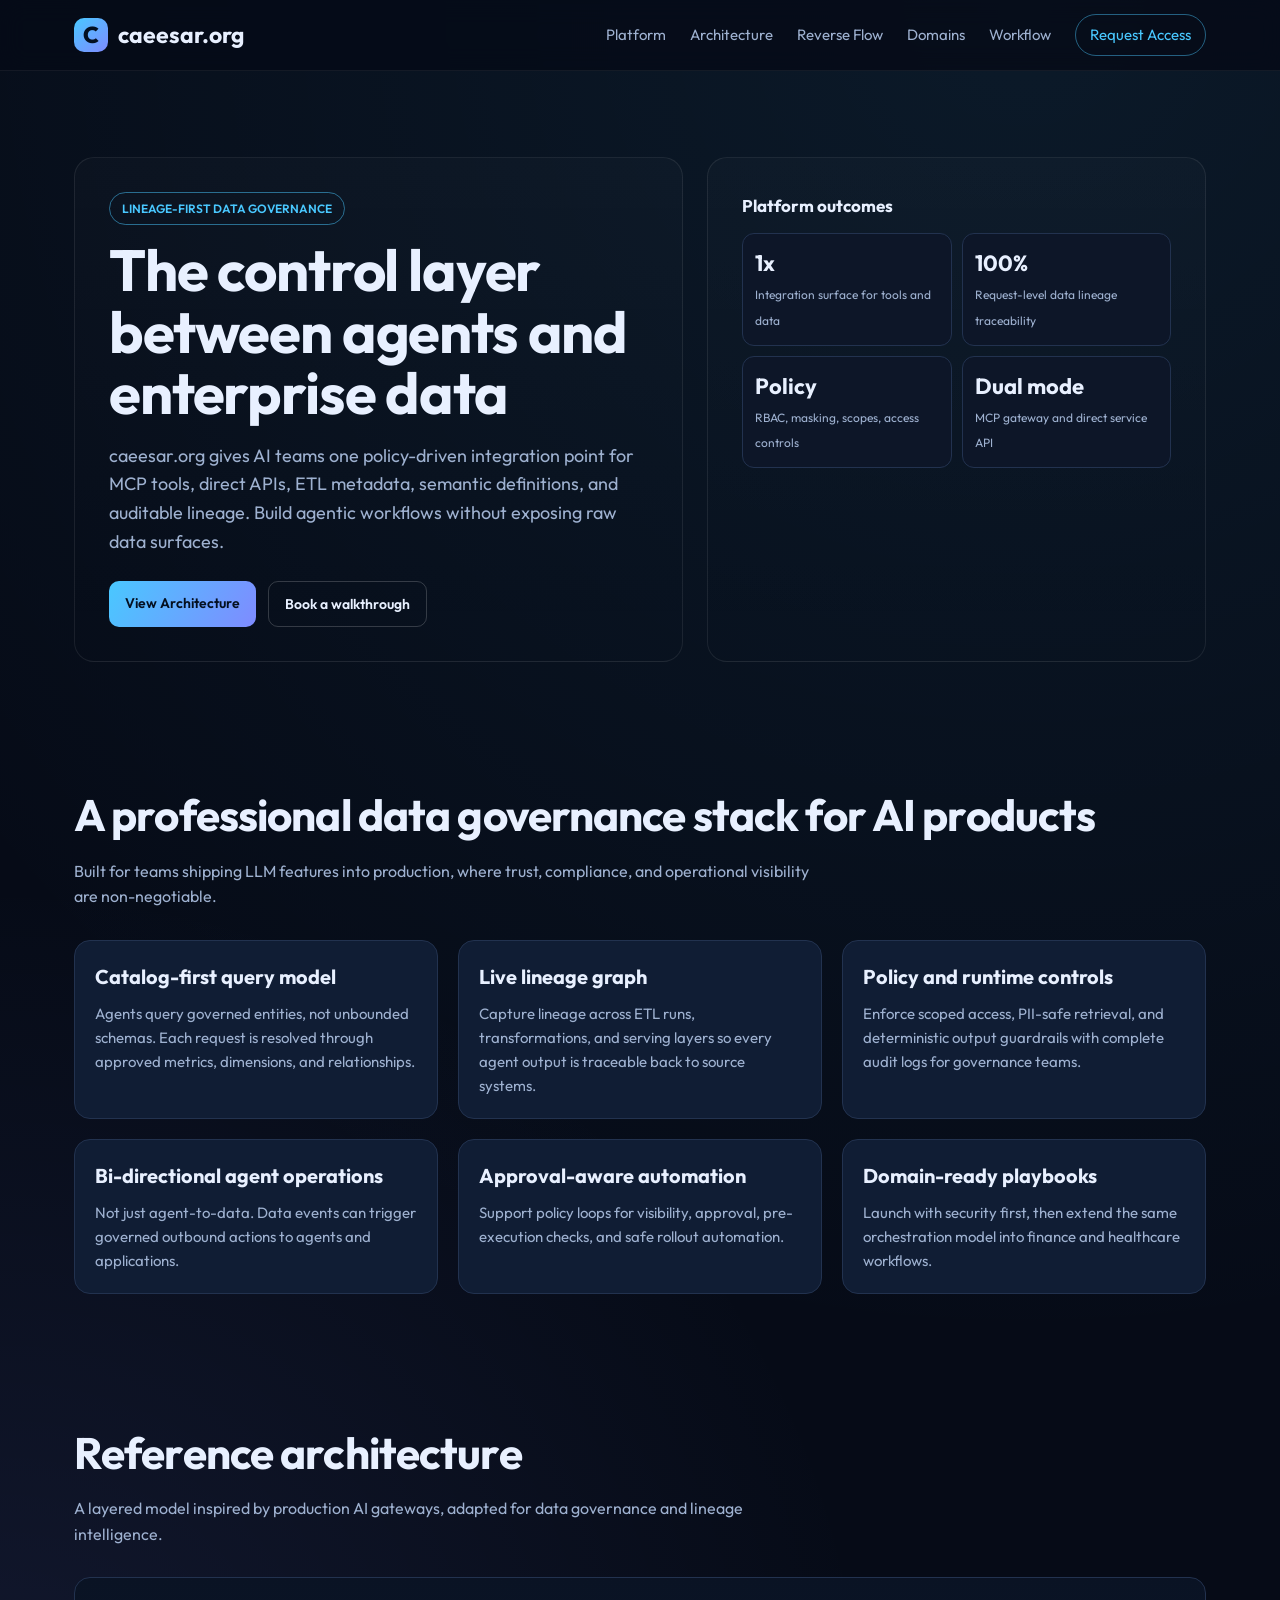
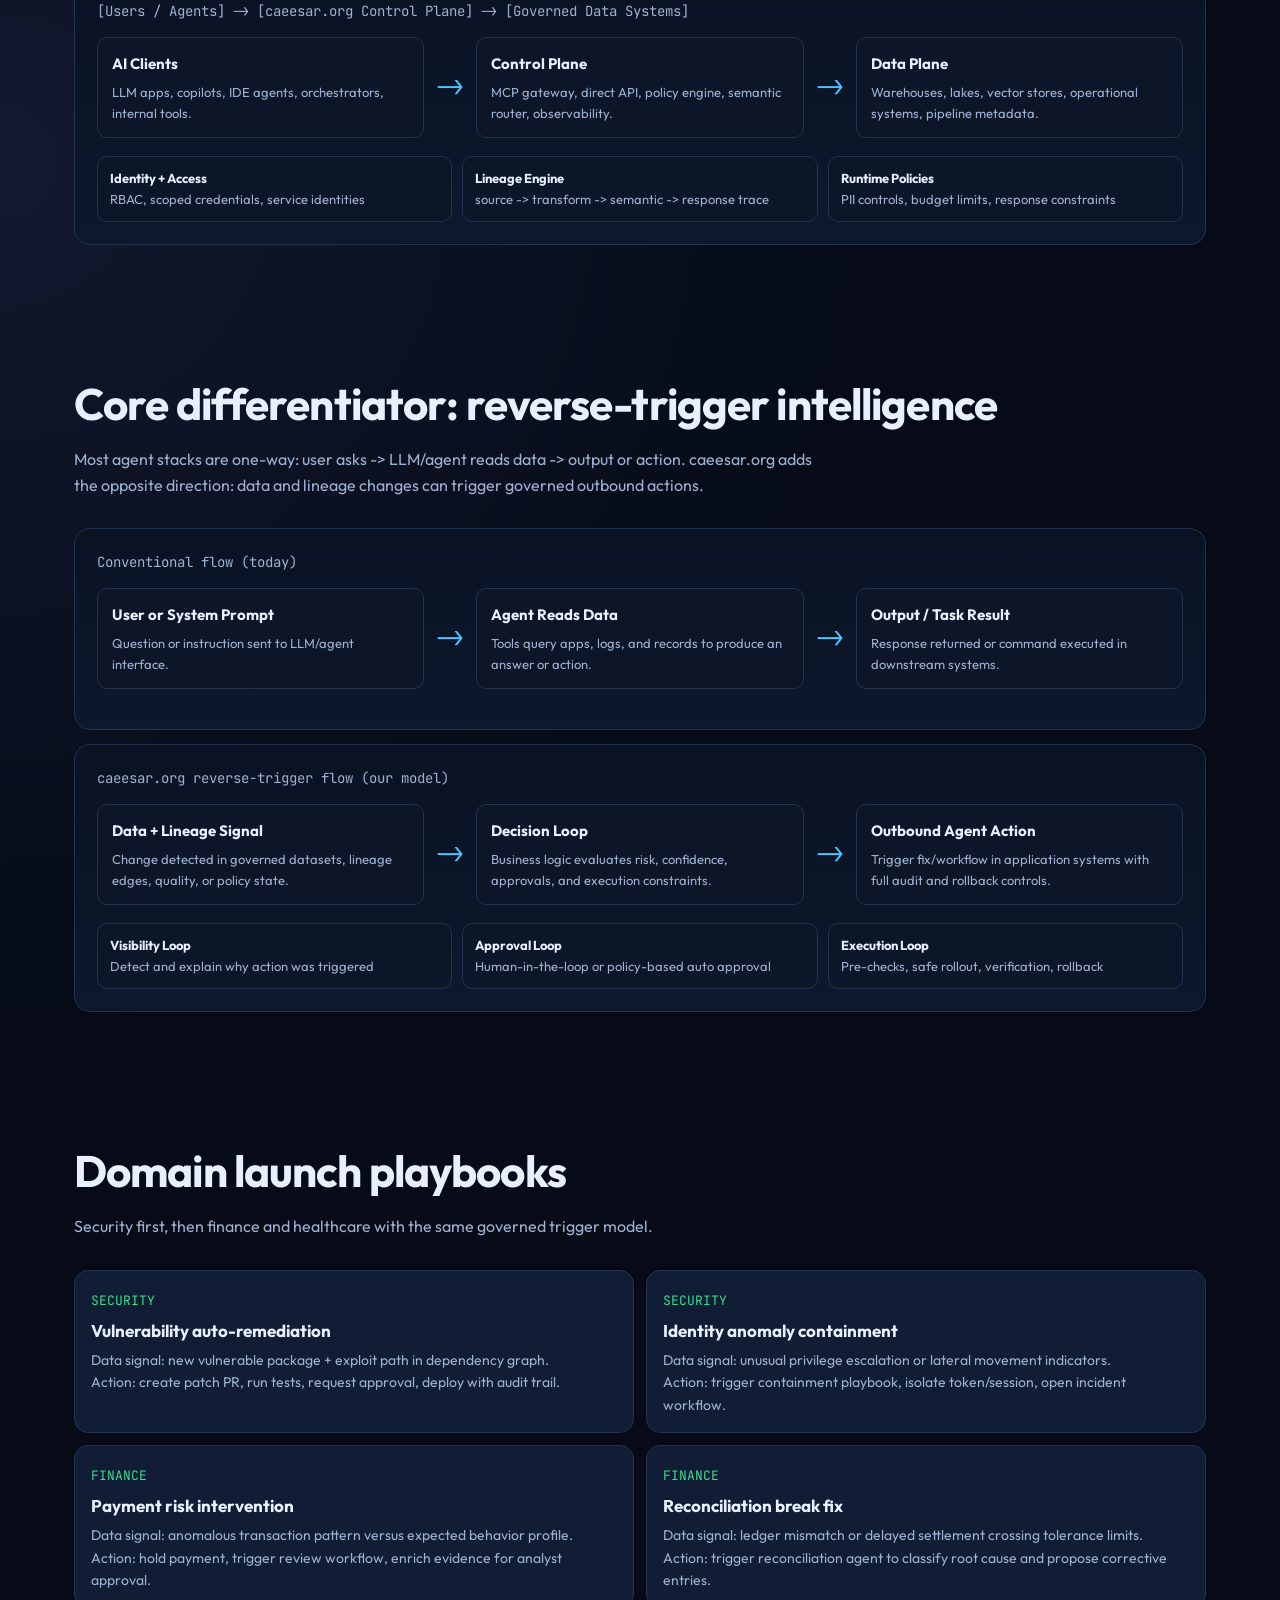
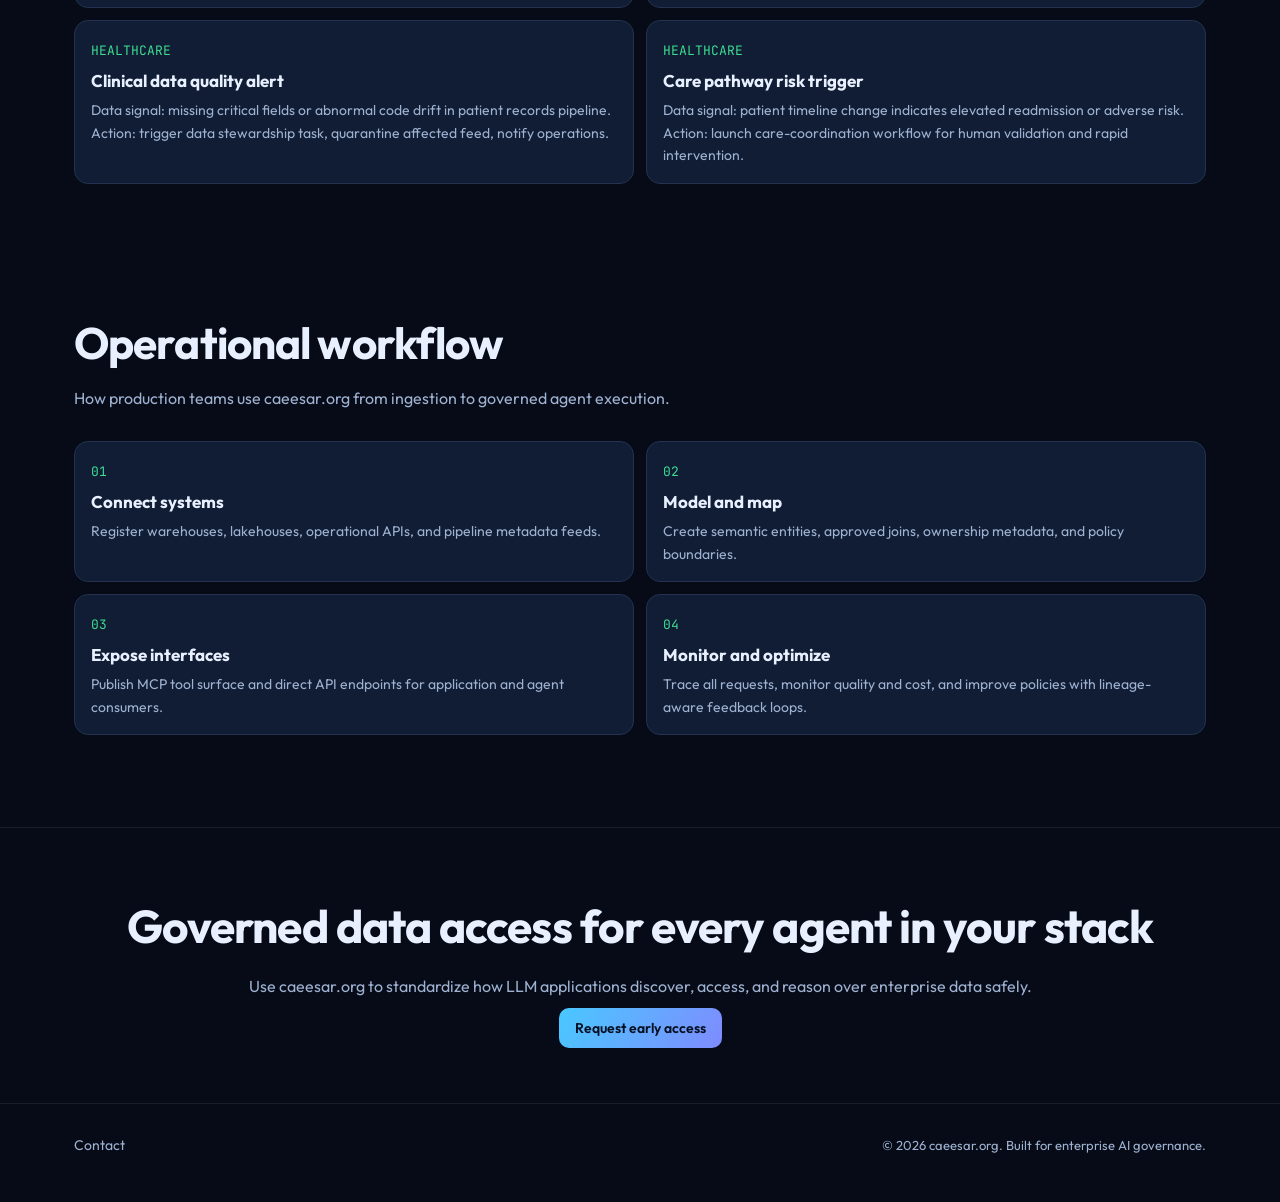
<file: index.html>
<!DOCTYPE html>
<html lang="en">
<head>
    <meta charset="UTF-8">
    <meta name="viewport" content="width=device-width, initial-scale=1.0">
    <title>caeesar.org | Data Governance Layer for AI Agents</title>
    <meta name="description" content="caeesar.org is a lineage-first data governance platform connecting AI agents and LLM apps to enterprise data with policy, observability, and semantic context.">
    <meta name="keywords" content="caeesar, data governance, mcp, ai agents, llm, lineage, semantic catalog, policy engine">
    <link rel="preconnect" href="https://fonts.googleapis.com">
    <link rel="preconnect" href="https://fonts.gstatic.com" crossorigin>
    <link href="https://fonts.googleapis.com/css2?family=Outfit:wght@300;400;500;600;700;800&family=JetBrains+Mono:wght@400;500;700&display=swap" rel="stylesheet">
    <style>
        :root {
            --bg: #060b17;
            --panel: #0d1628;
            --panel-soft: #101d34;
            --line: #22324f;
            --text: #e8f0ff;
            --muted: #9eb1d0;
            --primary: #49c8ff;
            --accent: #7f8bff;
            --success: #3ddc91;
            --max: 1180px;
        }

        * {
            margin: 0;
            padding: 0;
            box-sizing: border-box;
        }

        body {
            font-family: "Outfit", -apple-system, BlinkMacSystemFont, sans-serif;
            background:
                radial-gradient(circle at 80% 0%, rgba(73, 200, 255, 0.08), transparent 30%),
                radial-gradient(circle at 0% 40%, rgba(127, 139, 255, 0.10), transparent 30%),
                var(--bg);
            color: var(--text);
            line-height: 1.6;
        }

        .container {
            max-width: var(--max);
            margin: 0 auto;
            padding: 0 24px;
        }

        header {
            position: sticky;
            top: 0;
            z-index: 20;
            background: rgba(6, 11, 23, 0.8);
            backdrop-filter: blur(12px);
            border-bottom: 1px solid rgba(255, 255, 255, 0.06);
        }

        header .container {
            display: flex;
            justify-content: space-between;
            align-items: center;
            padding-top: 14px;
            padding-bottom: 14px;
        }

        .logo {
            font-size: 23px;
            font-weight: 700;
            display: flex;
            align-items: center;
            gap: 10px;
            text-decoration: none;
            color: var(--text);
        }

        .logo-icon {
            width: 34px;
            height: 34px;
            border-radius: 10px;
            background: linear-gradient(140deg, var(--primary), var(--accent));
            display: flex;
            align-items: center;
            justify-content: center;
            color: #031022;
            font-weight: 800;
        }

        nav {
            display: flex;
            gap: 24px;
            align-items: center;
        }

        nav a {
            color: var(--muted);
            text-decoration: none;
            font-weight: 400;
            font-size: 15px;
        }

        nav a:hover {
            color: var(--text);
        }

        .nav-cta {
            border: 1px solid rgba(73, 200, 255, 0.45);
            color: var(--primary) !important;
            padding: 8px 14px;
            border-radius: 999px;
        }

        .hero {
            padding: 86px 0 56px;
        }

        .hero-grid {
            display: grid;
            grid-template-columns: 1.1fr 0.9fr;
            gap: 24px;
            align-items: stretch;
        }

        .hero-main, .hero-side {
            background: linear-gradient(180deg, rgba(255,255,255,0.02), rgba(255,255,255,0.00));
            border: 1px solid rgba(255,255,255,0.08);
            border-radius: 20px;
            padding: 34px;
        }

        .badge {
            display: inline-block;
            border: 1px solid rgba(73, 200, 255, 0.5);
            color: var(--primary);
            border-radius: 999px;
            padding: 6px 12px;
            font-size: 12px;
            margin-bottom: 14px;
            font-weight: 600;
        }

        h1 {
            font-size: clamp(34px, 5vw, 58px);
            line-height: 1.06;
            margin-bottom: 18px;
            letter-spacing: -0.02em;
        }

        .lead {
            color: var(--muted);
            font-size: 18px;
            margin-bottom: 24px;
            max-width: 620px;
        }

        .hero-actions {
            display: flex;
            gap: 12px;
            flex-wrap: wrap;
        }

        .btn {
            text-decoration: none;
            border-radius: 10px;
            padding: 11px 16px;
            font-weight: 600;
            font-size: 14px;
        }

        .btn-primary {
            background: linear-gradient(120deg, var(--primary), var(--accent));
            color: #041021;
        }

        .btn-secondary {
            border: 1px solid rgba(255,255,255,0.18);
            color: var(--text);
        }

        .hero-side h3 {
            font-size: 17px;
            margin-bottom: 12px;
        }

        .kpis {
            display: grid;
            grid-template-columns: repeat(2, 1fr);
            gap: 10px;
            margin-top: 14px;
        }

        .kpi {
            background: var(--panel);
            border: 1px solid var(--line);
            border-radius: 12px;
            padding: 12px;
        }

        .kpi strong {
            display: block;
            font-size: 22px;
        }

        .kpi span {
            color: var(--muted);
            font-size: 12px;
        }

        section {
            padding: 62px 0;
        }

        .section-title {
            font-size: clamp(30px, 4vw, 44px);
            letter-spacing: -0.02em;
            margin-bottom: 8px;
        }

        .section-sub {
            color: var(--muted);
            margin-bottom: 30px;
            max-width: 760px;
        }

        .grid-3 {
            display: grid;
            grid-template-columns: repeat(3, minmax(0, 1fr));
            gap: 20px;
        }

        .card {
            background: var(--panel-soft);
            border: 1px solid var(--line);
            border-radius: 16px;
            padding: 20px;
        }

        .card h3 {
            font-size: 20px;
            margin-bottom: 9px;
        }

        .card p {
            color: var(--muted);
            font-size: 15px;
        }

        .diagram-wrap {
            background: linear-gradient(180deg, #0a1324, #0c182d);
            border: 1px solid var(--line);
            border-radius: 16px;
            padding: 22px;
        }

        .diagram-title {
            font-size: 14px;
            color: var(--muted);
            margin-bottom: 14px;
            font-family: "JetBrains Mono", monospace;
        }

        .diagram-grid {
            display: grid;
            grid-template-columns: 1fr auto 1fr auto 1fr;
            gap: 12px;
            align-items: center;
            margin-bottom: 18px;
        }

        .node {
            border: 1px solid var(--line);
            border-radius: 10px;
            padding: 14px;
            min-height: 92px;
            background: var(--panel);
        }

        .node h4 {
            font-size: 15px;
            margin-bottom: 6px;
        }

        .node p {
            color: var(--muted);
            font-size: 13px;
        }

        .arrow {
            color: var(--primary);
            font-family: "JetBrains Mono", monospace;
            font-size: 24px;
        }

        .sub-diagram {
            display: grid;
            grid-template-columns: repeat(3, minmax(0, 1fr));
            gap: 10px;
        }

        .pill {
            border: 1px solid var(--line);
            border-radius: 10px;
            background: #0b1629;
            padding: 11px 12px;
            color: var(--muted);
            font-size: 13px;
        }

        .pill strong {
            color: var(--text);
        }

        .steps {
            display: grid;
            grid-template-columns: 1fr 1fr;
            gap: 12px;
        }

        .step {
            border: 1px solid var(--line);
            border-radius: 14px;
            background: var(--panel-soft);
            padding: 16px;
        }

        .step-num {
            display: inline-block;
            font-family: "JetBrains Mono", monospace;
            color: var(--success);
            margin-bottom: 5px;
            font-size: 13px;
        }

        .step h4 {
            font-size: 17px;
            margin-bottom: 5px;
        }

        .step p {
            color: var(--muted);
            font-size: 14px;
        }

        .cta {
            border-top: 1px solid rgba(255,255,255,0.08);
            border-bottom: 1px solid rgba(255,255,255,0.08);
            margin-top: 30px;
            text-align: center;
        }

        .cta h2 {
            font-size: clamp(30px, 4.5vw, 46px);
            letter-spacing: -0.02em;
            margin-bottom: 10px;
        }

        .cta p {
            color: var(--muted);
            margin-bottom: 16px;
        }

        footer {
            padding: 30px 0 46px;
        }

        .footer-content {
            display: flex;
            justify-content: space-between;
            align-items: center;
            gap: 12px;
            flex-wrap: wrap;
        }

        .footer-links {
            display: flex;
            gap: 18px;
        }

        .footer-links a {
            color: var(--muted);
            text-decoration: none;
            font-size: 14px;
        }

        .footer-links a:hover {
            color: var(--text);
        }

        .footer-copy {
            color: var(--muted);
            font-size: 13px;
        }

        @media (max-width: 1024px) {
            .grid-3 { grid-template-columns: 1fr; }
            .hero-grid { grid-template-columns: 1fr; }
            .diagram-grid {
                grid-template-columns: 1fr;
                gap: 8px;
            }
            .arrow {
                transform: rotate(90deg);
                justify-self: center;
            }
            .sub-diagram, .steps {
                grid-template-columns: 1fr;
            }
        }

        @media (max-width: 760px) {
            nav { display: none; }
        }
    </style>
</head>
<body>
    <header>
        <div class="container">
            <a href="/" class="logo">
                <div class="logo-icon">C</div>
                caeesar.org
            </a>
            <nav>
                <a href="#platform">Platform</a>
                <a href="#architecture">Architecture</a>
                <a href="#reverse-flow">Reverse Flow</a>
                <a href="#domains">Domains</a>
                <a href="#workflow">Workflow</a>
                <a href="#contact" class="nav-cta">Request Access</a>
            </nav>
        </div>
    </header>

    <main>
        <section class="hero">
            <div class="container">
                <div class="hero-grid">
                    <div class="hero-main">
                        <span class="badge">LINEAGE-FIRST DATA GOVERNANCE</span>
                        <h1>The control layer between agents and enterprise data</h1>
                        <p class="lead">
                            caeesar.org gives AI teams one policy-driven integration point for MCP tools, direct APIs,
                            ETL metadata, semantic definitions, and auditable lineage. Build agentic workflows without
                            exposing raw data surfaces.
                        </p>
                        <div class="hero-actions">
                            <a href="#architecture" class="btn btn-primary">View Architecture</a>
                            <a href="#contact" class="btn btn-secondary">Book a walkthrough</a>
                        </div>
                    </div>
                    <div class="hero-side">
                        <h3>Platform outcomes</h3>
                        <div class="kpis">
                            <div class="kpi">
                                <strong>1x</strong>
                                <span>Integration surface for tools and data</span>
                            </div>
                            <div class="kpi">
                                <strong>100%</strong>
                                <span>Request-level data lineage traceability</span>
                            </div>
                            <div class="kpi">
                                <strong>Policy</strong>
                                <span>RBAC, masking, scopes, access controls</span>
                            </div>
                            <div class="kpi">
                                <strong>Dual mode</strong>
                                <span>MCP gateway and direct service API</span>
                            </div>
                        </div>
                    </div>
                </div>
            </div>
        </section>

        <section id="platform">
            <div class="container">
                <h2 class="section-title">A professional data governance stack for AI products</h2>
                <p class="section-sub">Built for teams shipping LLM features into production, where trust, compliance, and operational visibility are non-negotiable.</p>
                <div class="grid-3">
                    <div class="card">
                        <h3>Catalog-first query model</h3>
                        <p>Agents query governed entities, not unbounded schemas. Each request is resolved through approved metrics, dimensions, and relationships.</p>
                    </div>
                    <div class="card">
                        <h3>Live lineage graph</h3>
                        <p>Capture lineage across ETL runs, transformations, and serving layers so every agent output is traceable back to source systems.</p>
                    </div>
                    <div class="card">
                        <h3>Policy and runtime controls</h3>
                        <p>Enforce scoped access, PII-safe retrieval, and deterministic output guardrails with complete audit logs for governance teams.</p>
                    </div>
                    <div class="card">
                        <h3>Bi-directional agent operations</h3>
                        <p>Not just agent-to-data. Data events can trigger governed outbound actions to agents and applications.</p>
                    </div>
                    <div class="card">
                        <h3>Approval-aware automation</h3>
                        <p>Support policy loops for visibility, approval, pre-execution checks, and safe rollout automation.</p>
                    </div>
                    <div class="card">
                        <h3>Domain-ready playbooks</h3>
                        <p>Launch with security first, then extend the same orchestration model into finance and healthcare workflows.</p>
                    </div>
                </div>
            </div>
        </section>

        <section id="architecture">
            <div class="container">
                <h2 class="section-title">Reference architecture</h2>
                <p class="section-sub">A layered model inspired by production AI gateways, adapted for data governance and lineage intelligence.</p>
                <div class="diagram-wrap">
                    <p class="diagram-title">[Users / Agents] -> [caeesar.org Control Plane] -> [Governed Data Systems]</p>
                    <div class="diagram-grid">
                        <div class="node">
                            <h4>AI Clients</h4>
                            <p>LLM apps, copilots, IDE agents, orchestrators, internal tools.</p>
                        </div>
                        <div class="arrow">-></div>
                        <div class="node">
                            <h4>Control Plane</h4>
                            <p>MCP gateway, direct API, policy engine, semantic router, observability.</p>
                        </div>
                        <div class="arrow">-></div>
                        <div class="node">
                            <h4>Data Plane</h4>
                            <p>Warehouses, lakes, vector stores, operational systems, pipeline metadata.</p>
                        </div>
                    </div>
                    <div class="sub-diagram">
                        <div class="pill"><strong>Identity + Access</strong><br>RBAC, scoped credentials, service identities</div>
                        <div class="pill"><strong>Lineage Engine</strong><br>source -> transform -> semantic -> response trace</div>
                        <div class="pill"><strong>Runtime Policies</strong><br>PII controls, budget limits, response constraints</div>
                    </div>
                </div>
            </div>
        </section>

        <section id="reverse-flow">
            <div class="container">
                <h2 class="section-title">Core differentiator: reverse-trigger intelligence</h2>
                <p class="section-sub">
                    Most agent stacks are one-way: user asks -> LLM/agent reads data -> output or action.
                    caeesar.org adds the opposite direction: data and lineage changes can trigger governed outbound actions.
                </p>
                <div class="diagram-wrap">
                    <p class="diagram-title">Conventional flow (today)</p>
                    <div class="diagram-grid">
                        <div class="node">
                            <h4>User or System Prompt</h4>
                            <p>Question or instruction sent to LLM/agent interface.</p>
                        </div>
                        <div class="arrow">-></div>
                        <div class="node">
                            <h4>Agent Reads Data</h4>
                            <p>Tools query apps, logs, and records to produce an answer or action.</p>
                        </div>
                        <div class="arrow">-></div>
                        <div class="node">
                            <h4>Output / Task Result</h4>
                            <p>Response returned or command executed in downstream systems.</p>
                        </div>
                    </div>
                </div>
                <div style="height:14px"></div>
                <div class="diagram-wrap">
                    <p class="diagram-title">caeesar.org reverse-trigger flow (our model)</p>
                    <div class="diagram-grid">
                        <div class="node">
                            <h4>Data + Lineage Signal</h4>
                            <p>Change detected in governed datasets, lineage edges, quality, or policy state.</p>
                        </div>
                        <div class="arrow">-></div>
                        <div class="node">
                            <h4>Decision Loop</h4>
                            <p>Business logic evaluates risk, confidence, approvals, and execution constraints.</p>
                        </div>
                        <div class="arrow">-></div>
                        <div class="node">
                            <h4>Outbound Agent Action</h4>
                            <p>Trigger fix/workflow in application systems with full audit and rollback controls.</p>
                        </div>
                    </div>
                    <div class="sub-diagram">
                        <div class="pill"><strong>Visibility Loop</strong><br>Detect and explain why action was triggered</div>
                        <div class="pill"><strong>Approval Loop</strong><br>Human-in-the-loop or policy-based auto approval</div>
                        <div class="pill"><strong>Execution Loop</strong><br>Pre-checks, safe rollout, verification, rollback</div>
                    </div>
                </div>
            </div>
        </section>

        <section id="domains">
            <div class="container">
                <h2 class="section-title">Domain launch playbooks</h2>
                <p class="section-sub">Security first, then finance and healthcare with the same governed trigger model.</p>
                <div class="steps">
                    <div class="step">
                        <span class="step-num">SECURITY</span>
                        <h4>Vulnerability auto-remediation</h4>
                        <p>Data signal: new vulnerable package + exploit path in dependency graph.</p>
                        <p>Action: create patch PR, run tests, request approval, deploy with audit trail.</p>
                    </div>
                    <div class="step">
                        <span class="step-num">SECURITY</span>
                        <h4>Identity anomaly containment</h4>
                        <p>Data signal: unusual privilege escalation or lateral movement indicators.</p>
                        <p>Action: trigger containment playbook, isolate token/session, open incident workflow.</p>
                    </div>
                    <div class="step">
                        <span class="step-num">FINANCE</span>
                        <h4>Payment risk intervention</h4>
                        <p>Data signal: anomalous transaction pattern versus expected behavior profile.</p>
                        <p>Action: hold payment, trigger review workflow, enrich evidence for analyst approval.</p>
                    </div>
                    <div class="step">
                        <span class="step-num">FINANCE</span>
                        <h4>Reconciliation break fix</h4>
                        <p>Data signal: ledger mismatch or delayed settlement crossing tolerance limits.</p>
                        <p>Action: trigger reconciliation agent to classify root cause and propose corrective entries.</p>
                    </div>
                    <div class="step">
                        <span class="step-num">HEALTHCARE</span>
                        <h4>Clinical data quality alert</h4>
                        <p>Data signal: missing critical fields or abnormal code drift in patient records pipeline.</p>
                        <p>Action: trigger data stewardship task, quarantine affected feed, notify operations.</p>
                    </div>
                    <div class="step">
                        <span class="step-num">HEALTHCARE</span>
                        <h4>Care pathway risk trigger</h4>
                        <p>Data signal: patient timeline change indicates elevated readmission or adverse risk.</p>
                        <p>Action: launch care-coordination workflow for human validation and rapid intervention.</p>
                    </div>
                </div>
            </div>
        </section>

        <section id="workflow">
            <div class="container">
                <h2 class="section-title">Operational workflow</h2>
                <p class="section-sub">How production teams use caeesar.org from ingestion to governed agent execution.</p>
                <div class="steps">
                    <div class="step">
                        <span class="step-num">01</span>
                        <h4>Connect systems</h4>
                        <p>Register warehouses, lakehouses, operational APIs, and pipeline metadata feeds.</p>
                    </div>
                    <div class="step">
                        <span class="step-num">02</span>
                        <h4>Model and map</h4>
                        <p>Create semantic entities, approved joins, ownership metadata, and policy boundaries.</p>
                    </div>
                    <div class="step">
                        <span class="step-num">03</span>
                        <h4>Expose interfaces</h4>
                        <p>Publish MCP tool surface and direct API endpoints for application and agent consumers.</p>
                    </div>
                    <div class="step">
                        <span class="step-num">04</span>
                        <h4>Monitor and optimize</h4>
                        <p>Trace all requests, monitor quality and cost, and improve policies with lineage-aware feedback loops.</p>
                    </div>
                </div>
            </div>
        </section>

        <section class="cta" id="contact">
            <div class="container">
                <h2>Governed data access for every agent in your stack</h2>
                <p>Use caeesar.org to standardize how LLM applications discover, access, and reason over enterprise data safely.</p>
                <a href="mailto:akshay@veerayyagari.com?subject=caeesar.org%20Platform%20Inquiry" class="btn btn-primary">Request early access</a>
            </div>
        </section>
    </main>

    <footer>
        <div class="container">
            <div class="footer-content">
                <div class="footer-links">
                    <a href="mailto:akshay@veerayyagari.com">Contact</a>
                </div>
                <div class="footer-copy">
                    © 2026 caeesar.org. Built for enterprise AI governance.
                </div>
            </div>
        </div>
    </footer>
</body>
</html>
</file>
